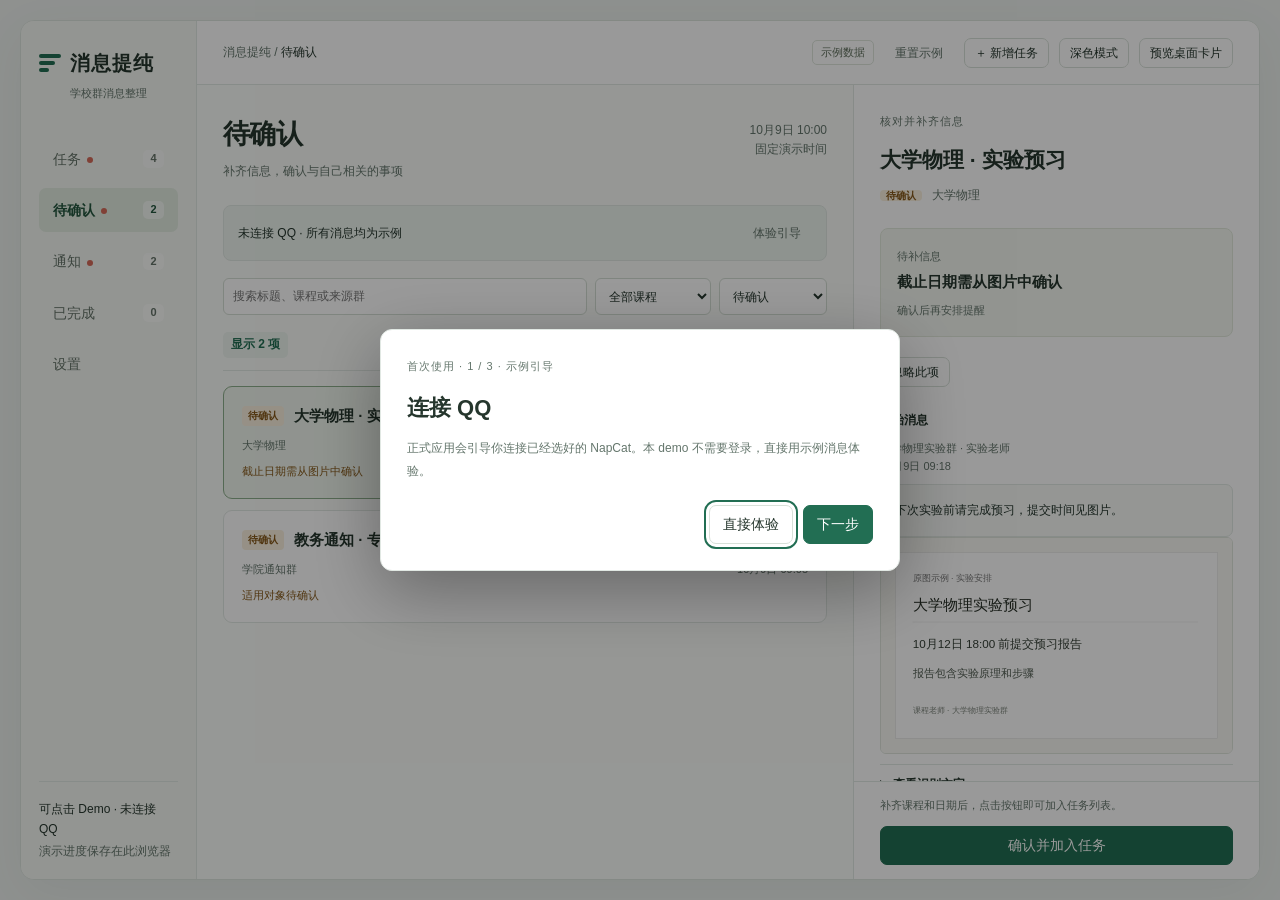
<file: prototype/index.html>
<!doctype html>
<html lang="zh-CN" data-theme="light">
<head>
  <meta charset="utf-8">
  <meta name="viewport" content="width=device-width, initial-scale=1">
  <title>消息提纯 · 可点击 Demo</title>
  <script>
    try { const preference = JSON.parse(localStorage.getItem('message-purify-demo-v2') || '{}').settings?.theme || 'system'; document.documentElement.dataset.theme = preference === 'system' ? (matchMedia('(prefers-color-scheme:dark)').matches ? 'dark' : 'light') : preference; } catch {}
  </script>
  <style>
    :root { color-scheme:light; --ink:#25362d; --muted:#64766c; --line:#e1e8e3; --accent:#226e53; --soft:#edf5ef; --danger:#a34237; --warning:#855819; }
    * { box-sizing:border-box; }
    body { margin:0; background:#edf1ee; color:var(--ink); font:14px/1.6 "Microsoft YaHei", "Segoe UI", sans-serif; }
    button,input,select { font:inherit; }
    button { cursor:pointer; transition:transform .16s ease,background-color .2s ease,border-color .2s ease,box-shadow .2s ease,color .2s ease; }
    button:focus-visible,input:focus-visible,select:focus-visible { outline:2px solid var(--accent); outline-offset:3px; }
    button:active { transform:translateY(1px) scale(.97); }
    [hidden] { display:none!important; }
    h1,h2,h3,p { margin:0; }
    .app { display:grid; grid-template-columns:176px minmax(0,1fr); height:calc(100dvh - 40px); min-height:620px; max-width:1500px; margin:20px auto; width:calc(100% - 40px); border:1px solid #dce4dd; border-radius:14px; background:#fafcf9; overflow:hidden; box-shadow:0 14px 50px #405b4810; }
    .sidebar { padding:26px 18px 18px; border-right:1px solid var(--line); background:#f4f7f2; display:flex; flex-direction:column; }
    .brand { font-size:20px; font-weight:700; letter-spacing:1px; display:flex; align-items:center; gap:9px; }
    .brand-mark { width:22px; height:22px; display:grid; align-content:center; gap:3px; }
    .brand-mark i { display:block; height:4px; border-radius:2px; background:var(--accent); }
    .brand-mark i:nth-child(2) { width:16px; }.brand-mark i:nth-child(3) { width:10px; }
    .brand-caption { color:var(--muted); font-size:11px; margin:6px 0 34px 31px; }
    .nav { display:grid; gap:7px; }
    .nav button { display:flex; align-items:center; justify-content:space-between; width:100%; border:0; background:none; color:#647368; border-radius:7px; padding:11px 14px; text-align:left; }
    .nav button[aria-current="page"] { background:#e2ece1; color:#23563e; font-weight:700; }
    .nav button:hover { background:#e9efe6; }
    .count { font-size:11px; min-width:21px; padding:0 6px; border-radius:5px; text-align:center; background:#fff9; font-weight:600; }
    .sidebar-foot { margin-top:auto; color:var(--muted); border-top:1px solid var(--line); padding-top:18px; font-size:12px; }
    .sidebar-foot b { display:block; color:var(--ink); font-weight:500; margin-bottom:3px; }
    .main { min-width:0; min-height:0; display:grid; grid-template-rows:64px minmax(0,1fr); }
    .topbar { padding:0 26px; display:flex; justify-content:space-between; align-items:center; border-bottom:1px solid var(--line); background:#fff; gap:18px; }
    .breadcrumb { color:var(--muted); font-size:12px; }.breadcrumb strong { color:var(--ink); font-weight:500; }
    .top-actions { display:flex; align-items:center; gap:10px; }
    .demo-badge { padding:3px 8px; border:1px solid #dfe6dd; color:#60705d; border-radius:5px; font-size:11px; white-space:nowrap; }
    .button { border:1px solid #d8e1d9; border-radius:7px; padding:8px 13px; background:#fff; color:var(--ink); line-height:1.5; }
    .button:hover { transform:translateY(-1px); background:#f3f7f1; border-color:#a6b9a8; box-shadow:0 4px 10px #405b4815; }
    .button.primary { background:var(--accent); border-color:var(--accent); color:white; }.button.primary:hover { background:#19563f; }
    .button.small { padding:5px 10px; font-size:12px; }.button.quiet { background:transparent; border-color:transparent; color:var(--muted); }
    .workarea { display:grid; grid-template-columns:minmax(340px,1fr) 406px; min-height:0; }
    .list-pane { padding:28px 26px; overflow:auto; }
    .page-head { display:flex; justify-content:space-between; align-items:flex-start; gap:16px; margin-bottom:24px; }
    h1 { font-size:27px; letter-spacing:-.6px; font-weight:650; }
    .subline { color:var(--muted); font-size:12px; margin-top:6px; }
    .date-stamp { font-size:12px; color:var(--muted); text-align:right; padding-top:8px; white-space:nowrap; }
    .list-summary { display:flex; justify-content:space-between; align-items:center; border-bottom:1px solid var(--line); padding-bottom:12px; margin-bottom:15px; color:var(--muted); font-size:11px; gap:12px; }
    .list-summary b { font-size:12px; color:var(--accent); padding:3px 8px; background:var(--soft); border-radius:5px; }
    .rows { display:grid; gap:11px; }
    .task-row { width:100%; border:1px solid var(--line); background:#fff; border-radius:9px; padding:17px 18px; text-align:left; color:var(--ink); }
    .task-row:hover { transform:translateY(-2px); border-color:#adbbad; box-shadow:0 7px 16px #405b4812; }.task-row.selected { background:#f0f6ee; border-color:#8cae8b; }
    .task-row.overdue { border-left:3px solid #c57b6c; }.task-row.today { border-left:3px solid #c7a057; }
    .row-top { display:flex; gap:10px; align-items:center; margin-bottom:9px; }.row-top h2 { font-size:15px; font-weight:600; flex:1; }
    .tag { font-size:10px; line-height:20px; padding:0 6px; border-radius:4px; font-weight:600; white-space:nowrap; background:#eef1ef; color:#5a6c62; }
    .tag.p0,.tag.overdue { background:#f8eae6; color:var(--danger); }.tag.p1,.tag.pending { background:#faf0de; color:var(--warning); }.tag.p2 { background:#e9f0e8; color:#41663f; }
    .row-meta { display:flex; justify-content:space-between; gap:12px; color:var(--muted); font-size:11px; }.row-meta span:first-child { overflow:hidden; text-overflow:ellipsis; white-space:nowrap; }.row-meta span:last-child { flex-shrink:0; }
    .row-note { color:var(--danger); font-size:11px; margin-top:9px; }.row-note.pending { color:var(--warning); }
    .detail-pane { border-left:1px solid var(--line); background:#fff; min-height:0; display:grid; grid-template-rows:minmax(0,1fr) auto; overflow:hidden; }
    .detail-scroll { min-height:0; overflow:auto; overscroll-behavior:contain; padding:28px 26px; }
    .confirmation-bar { border-top:1px solid var(--line); padding:14px 26px; background:#fff; }
    .confirmation-bar p { color:var(--muted); font-size:11px; line-height:1.8; margin-bottom:10px; }
    .confirmation-bar .button { width:100%; }
    .eyebrow { color:var(--muted); font-size:11px; letter-spacing:1px; margin-bottom:13px; }
    .detail-title { font-size:21px; line-height:1.5; font-weight:650; margin-bottom:11px; }
    .detail-sub { color:var(--muted); font-size:12px; margin-bottom:22px; }
    .detail-actions { display:flex; gap:9px; margin:17px 0 24px; }
    .deadline-box { border-radius:8px; padding:15px 16px; background:#f4f7f1; border:1px solid #e2e9dc; margin:20px 0; }
    .deadline-box.overdue { background:#fdf5f1; border-color:#f1ddd4; }
    .deadline-box b { display:block; font-size:15px; margin:4px 0; }.deadline-box small { color:var(--muted); font-size:11px; }.deadline-box.overdue b { color:var(--danger); }
    .section-label { font-size:12px; font-weight:600; margin:22px 0 10px; }
    .source-meta { font-size:11px; color:var(--muted); margin-bottom:9px; }
    .message { font-size:12px; line-height:1.9; white-space:pre-wrap; background:#f7f9f6; border:1px solid var(--line); border-radius:7px; padding:14px; }
    .source-image { display:block; width:100%; height:auto; margin-top:12px; border:1px solid #dfe5dc; border-radius:6px; }
    .ocr { color:var(--muted); font-size:11px; margin-top:10px; line-height:1.9; }
    details { margin-top:24px; border-top:1px solid var(--line); padding-top:15px; } summary { cursor:pointer; font-size:12px; font-weight:600; }
    .form { margin-top:15px; }.field { display:block; margin-bottom:13px; font-size:11px; color:var(--muted); }
    input,select { display:block; width:100%; border:1px solid #d4ded4; background:white; color:var(--ink); border-radius:6px; min-height:37px; padding:7px 9px; margin-top:5px; font-size:12px; }
    .form-grid { display:grid; grid-template-columns:1fr 1fr; gap:12px; }.hint { color:var(--muted); font-size:11px; margin:-6px 0 14px; line-height:1.8; }
    .check { display:flex; align-items:flex-start; gap:8px; color:var(--ink); font-size:12px; margin-bottom:15px; }.check input { min-height:0; width:15px; margin:3px 0; accent-color:var(--accent); }
    .error { color:var(--danger); font-size:12px; margin-bottom:12px; }
    .empty { text-align:center; color:var(--muted); padding:70px 14px; }.empty h2 { font-size:17px; color:var(--ink); margin-bottom:9px; }.empty p { font-size:12px; }
    .settings-section { border-top:1px solid var(--line); padding:22px 0; }.settings-section h2 { font-size:15px; margin-bottom:10px; }.settings-section p { color:var(--muted); font-size:12px; line-height:2; }
    .desktop { min-height:100dvh; background:#e9eee9; background-image:linear-gradient(#dce3dc55 1px,transparent 1px),linear-gradient(90deg,#dce3dc55 1px,transparent 1px); background-size:44px 44px; }
    .desktop-bar { height:72px; padding:0 32px; display:flex; justify-content:space-between; align-items:center; background:#f8faf6; border-bottom:1px solid #dbe3d9; }
    .desktop-bar h1 { font-size:18px; }.desktop-bar p { color:var(--muted); font-size:11px; margin-top:3px; }
    .widget { position:absolute; left:calc(50% - 380px); top:130px; width:760px; height:460px; min-width:590px; min-height:270px; max-width:calc(100% - 40px); max-height:calc(100dvh - 110px); resize:both; overflow:hidden; border-radius:13px; box-shadow:0 18px 50px #344b3420; border:1px solid #cbd6c9; background:#f7faf5; display:grid; grid-template-rows:37px minmax(0,1fr); }
    .widget-handle { padding:8px 15px; display:flex; justify-content:space-between; align-items:center; cursor:grab; touch-action:none; user-select:none; color:#6b7a66; font-size:10px; border-bottom:1px solid #e1e9dc; }
    .widget-grid { display:grid; grid-template-columns:1fr 1fr; gap:12px; padding:14px; min-height:0; }.widget.only-tasks .widget-grid { grid-template-columns:1fr; }
    .desktop-card { display:flex; flex-direction:column; background:white; border:1px solid #dce5d8; border-radius:9px; overflow:hidden; min-height:0; }
    .desktop-card:hover { transform:translateY(-2px); box-shadow:0 7px 18px #405b4814; }
    .card-heading { display:flex; justify-content:space-between; align-items:center; padding:15px 16px; border-bottom:1px solid #e8eee4; }.card-heading h2 { font-size:15px; }.card-heading span { color:var(--muted); font-size:11px; }
    .card-body { overflow:auto; padding:0 14px; flex:1; }.mini-row { padding:14px 0; border-bottom:1px solid #edf0e9; }.mini-row:hover { transform:translateX(3px); background:#f5f8f3; }.mini-row:last-child { border:0; }
    .mini-open { border:0; padding:0; background:none; text-align:left; display:block; width:100%; color:var(--ink); font-size:12px; font-weight:600; }
    .mini-meta { font-size:10px; color:var(--muted); margin:6px 0 9px; }.mini-foot { display:flex; gap:7px; align-items:center; justify-content:space-between; }
    .mini-row.overdue .mini-open { color:var(--danger); }.mini-row.today .mini-open { color:var(--warning); }
    .desktop-help { position:absolute; bottom:35px; width:100%; text-align:center; font-size:11px; color:var(--muted); }
    .toast { position:fixed; bottom:24px; left:50%; transform:translateX(-50%); padding:10px 19px; background:#284333; color:white; border-radius:8px; box-shadow:0 6px 22px #23382322; z-index:5; font-size:12px; }
    body,.app,.sidebar,.topbar,.detail-pane,.confirmation-bar,.nav button,.count,.demo-badge,.button,.task-row,.tag,.deadline-box,.message,input,select,.desktop,.desktop-bar,.widget,.widget-handle,.desktop-card,.card-heading,.mini-row {
      transition:background-color .32s ease,color .32s ease,border-color .32s ease,box-shadow .32s ease;
    }
    :root[data-theme="dark"] { color-scheme:dark; --ink:#f1f1f1; --muted:#a6a6a6; --line:#2a2a2a; --accent:#8ed3a6; --soft:#1a2a1e; --danger:#ff9f91; --warning:#f2c56d; }
    [data-theme="dark"] body { background:#000; }
    [data-theme="dark"] .app { background:#0b0b0b; border-color:var(--line); box-shadow:0 14px 50px #000; }
    [data-theme="dark"] .sidebar { background:#080808; }
    [data-theme="dark"] .topbar,[data-theme="dark"] .detail-pane,[data-theme="dark"] .confirmation-bar,[data-theme="dark"] .task-row,[data-theme="dark"] .desktop-card { background:#101010; }
    [data-theme="dark"] .nav button { color:var(--muted); }
    [data-theme="dark"] .nav button[aria-current="page"] { background:#1c2b20; color:#b7e2c3; }
    [data-theme="dark"] .nav button:hover { background:#181818; }
    [data-theme="dark"] .count { background:#242424; }
    [data-theme="dark"] .demo-badge { color:#bdbdbd; border-color:#363636; }
    [data-theme="dark"] .button { background:#161616; border-color:#383838; }
    [data-theme="dark"] .button:hover { background:#222; border-color:#5c5c5c; box-shadow:0 4px 10px #0008; }
    [data-theme="dark"] .button.quiet { background:transparent; border-color:transparent; color:var(--muted); }
    [data-theme="dark"] .button.primary { background:var(--accent); color:#173122; border-color:var(--accent); }
    [data-theme="dark"] .button.primary:hover { background:#b0dcbd; }
    [data-theme="dark"] .task-row.selected { background:#18251b; border-color:#5e8c68; }
    [data-theme="dark"] .task-row:hover { border-color:#626262; box-shadow:0 7px 16px #0008; }
    [data-theme="dark"] .task-row.overdue { border-left-color:#b96f63; }
    [data-theme="dark"] .task-row.today { border-left-color:#bf9a5b; }
    [data-theme="dark"] .tag { background:#242424; color:#c8c8c8; }
    [data-theme="dark"] .tag.p0,[data-theme="dark"] .tag.overdue { background:#3b2421; color:var(--danger); }
    [data-theme="dark"] .tag.p1,[data-theme="dark"] .tag.pending { background:#3a311c; color:var(--warning); }
    [data-theme="dark"] .tag.p2 { background:#1d3322; color:#a9d1b0; }
    [data-theme="dark"] .deadline-box { background:#171d18; border-color:#314c37; }
    [data-theme="dark"] .deadline-box.overdue { background:#241515; border-color:#58332e; }
    [data-theme="dark"] .message { background:#0b0b0b; }
    [data-theme="dark"] input,[data-theme="dark"] select { background:#0d0d0d; border-color:#3a3a3a; }
    [data-theme="dark"] .desktop { background-color:#000; background-image:linear-gradient(#1e1e1e22 1px,transparent 1px),linear-gradient(90deg,#1e1e1e22 1px,transparent 1px); }
    [data-theme="dark"] .desktop-bar { background:#080808; border-color:var(--line); }
    [data-theme="dark"] .widget { background:#0c0c0c; border-color:#323232; box-shadow:0 18px 50px #000; }
    [data-theme="dark"] .widget-handle { color:var(--muted); border-color:var(--line); }
    [data-theme="dark"] .desktop-card,[data-theme="dark"] .card-heading,[data-theme="dark"] .mini-row,[data-theme="dark"] .source-image { border-color:var(--line); }
    [data-theme="dark"] .desktop-card:hover { box-shadow:0 7px 18px #0008; }
    [data-theme="dark"] .mini-row:hover { background:#171717; }
    [data-theme="dark"] .toast { background:#d2f2db; color:#06120a; }
    @media(max-width:1160px) { .app { grid-template-columns:154px minmax(0,1fr); }.sidebar { padding-inline:12px; }.workarea { grid-template-columns:minmax(280px,1fr) 350px; }.list-pane,.detail-scroll { padding:24px 20px; }.confirmation-bar { padding-inline:20px; }.topbar { padding-inline:20px; }.row-top h2 { font-size:14px; } }
    @media(max-width:880px) { .app { width:860px; margin:12px; height:calc(100dvh - 24px); }.workarea { grid-template-columns:340px minmax(0,1fr); }.demo-badge { display:none; }.widget { left:20px; }.desktop { min-width:630px; } }
    @media(prefers-reduced-motion:reduce) { * { transition:none!important; } .button:hover,.task-row:hover,.desktop-card:hover,.mini-row:hover { transform:none!important; box-shadow:none!important; } }
    .filters { display:grid; grid-template-columns:minmax(100px,1fr) 116px 108px; gap:8px; margin-bottom:17px; }
    .filters input,.filters select { margin:0; min-width:0; }
    .button,.task-row,.desktop-card,.mini-row { transition:transform .16s ease,background-color .32s ease,color .32s ease,border-color .32s ease,box-shadow .32s ease; }
    .unread-dot { display:inline-block; width:6px; height:6px; border-radius:50%; background:#d56b59; margin-left:6px; vertical-align:middle; flex-shrink:0; }
    .guide-banner,.change-box { border:1px solid var(--line); background:var(--soft); border-radius:8px; padding:12px 14px; margin-bottom:17px; font-size:12px; }
    .guide-banner { display:flex; justify-content:space-between; align-items:center; gap:10px; }
    .change-box p { margin:7px 0; color:var(--muted); font-size:11px; }
    .detail-actions { flex-wrap:wrap; }
    .source-image-button { display:block; width:100%; background:none; border:0; padding:0; }
    .source-image-button .source-image { margin-top:0; }
    .ocr-details { margin-top:10px; padding-top:10px; }
    .setting-row { display:flex; align-items:center; justify-content:space-between; gap:16px; margin:16px 0; }
    .setting-row select { width:145px; margin:0; }
    .setting-row .check { margin:0; }
    dialog { color:var(--ink); background:#fff; border:1px solid var(--line); border-radius:12px; padding:26px; width:min(520px,90vw); max-height:88dvh; overflow:auto; box-shadow:0 20px 70px #0005; }
    dialog::backdrop { background:#0006; }
    dialog h2 { font-size:22px; margin:8px 0 12px; }
    dialog p { color:var(--muted); font-size:12px; line-height:1.9; }
    .modal-actions { display:flex; gap:10px; justify-content:flex-end; margin-top:22px; }
    #image-dialog { width:min(850px,92vw); }
    #image-dialog .source-image { margin:14px 0; }
    .toast { max-width:calc(100vw - 40px); display:flex; align-items:center; gap:16px; }
    .toast button { color:inherit; border:1px solid currentColor; background:transparent; border-radius:5px; padding:3px 9px; white-space:nowrap; }
    .simulation { margin-top:26px; }
    .simulation .detail-actions { margin-bottom:8px; }
    [data-theme="dark"] dialog { background:#101010; }
    [data-motion="reduce"] * { transition:none!important; }
    [data-motion="reduce"] .button:hover,[data-motion="reduce"] .task-row:hover,[data-motion="reduce"] .desktop-card:hover,[data-motion="reduce"] .mini-row:hover { transform:none!important; box-shadow:none!important; }
  </style>
</head>
<body>
  <div class="app" id="app">
    <aside class="sidebar">
      <div class="brand"><span class="brand-mark" aria-hidden="true"><i></i><i></i><i></i></span>消息提纯</div>
      <p class="brand-caption">学校群消息整理</p>
      <nav class="nav" id="nav" aria-label="主导航"></nav>
      <div class="sidebar-foot"><b>可点击 Demo · 未连接 QQ</b><span id="storage-status">演示进度保存在此浏览器</span></div>
    </aside>
    <main class="main">
      <header class="topbar">
        <div class="breadcrumb">消息提纯 <span aria-hidden="true"> / </span> <strong id="breadcrumb">任务</strong></div>
        <div class="top-actions"><span class="demo-badge">示例数据</span><button class="button small quiet" data-action="reset">重置示例</button><button class="button small" data-action="new">＋ 新增任务</button><button class="button small" data-action="theme" aria-label="切换到深色模式">深色模式</button><button class="button small" data-action="desktop">预览桌面卡片</button></div>
      </header>
      <div class="workarea"><section class="list-pane" id="list-pane" aria-label="事项列表"></section><aside class="detail-pane" id="detail-pane" aria-label="事项详情"></aside></div>
    </main>
  </div>
  <section class="desktop" id="desktop" hidden aria-label="桌面卡片预览">
    <header class="desktop-bar"><div><h1>桌面卡片预览</h1><p>浏览器模拟桌面 · 卡片左右排列</p></div><div class="top-actions"><button class="button" data-action="theme" aria-label="切换到深色模式">深色模式</button><button class="button" data-action="back">返回主界面</button></div></header>
    <div class="widget" id="widget"><div class="widget-handle" id="widget-handle"><span>消息提纯</span><span>拖动调整位置 · 右下角调整大小</span></div><div class="widget-grid" id="widget-grid"></div></div>
    <p class="desktop-help">有待确认事项时持续显示，全部处理后隐藏待确认卡片</p>
  </section>
  <div id="toast" class="toast" role="status" hidden></div>
  <dialog id="new-dialog" aria-label="新增任务"></dialog>
  <dialog id="image-dialog" aria-label="查看原图"></dialog>
  <dialog id="guide-dialog" aria-label="首次使用引导"></dialog>
  <dialog id="reminder-dialog" aria-label="提醒通知预览"></dialog>
  <dialog id="course-dialog" aria-label="新增课程或分类"></dialog>
  <script src="app.js"></script>
</body>
</html>
</file>
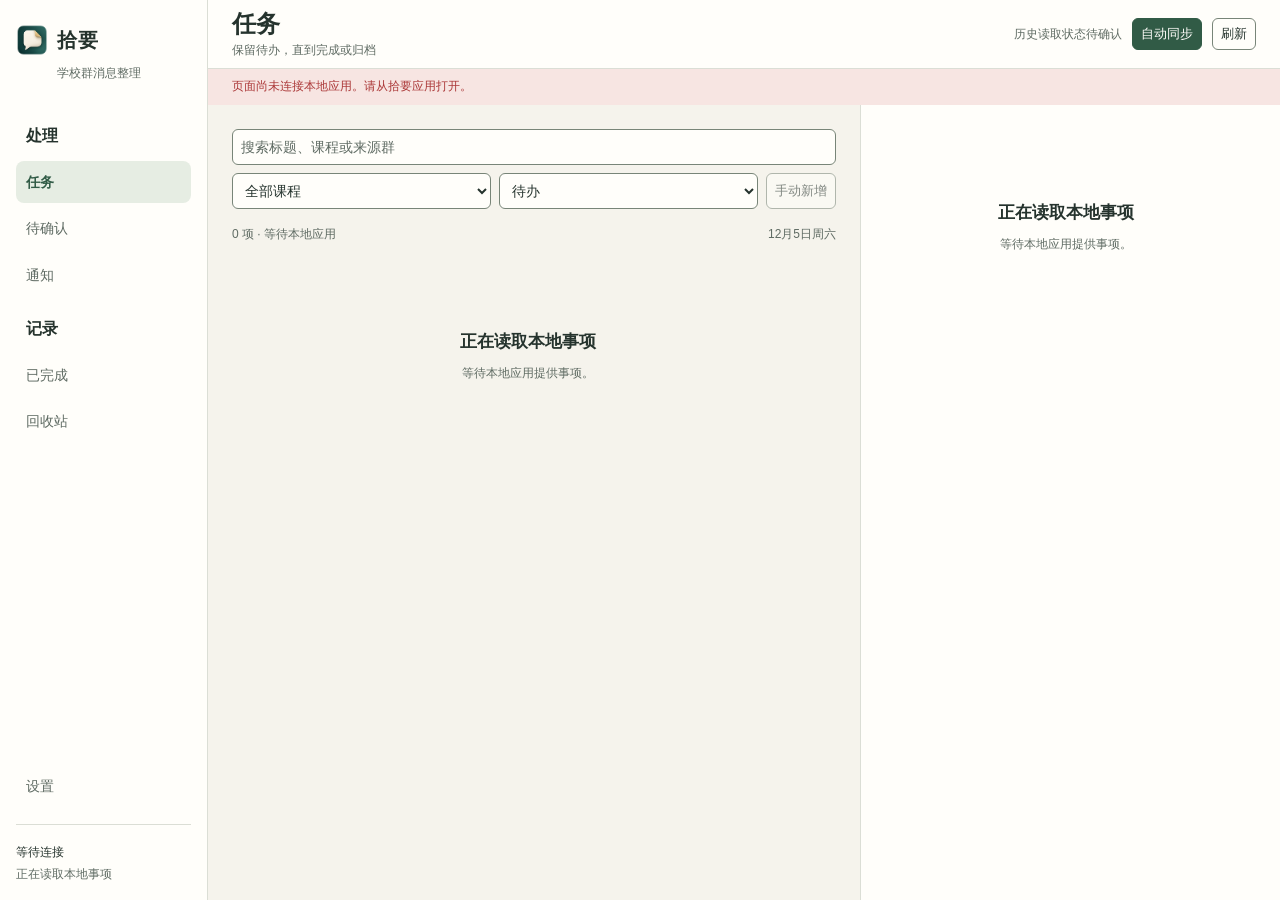
<file: src/MessagePurify.Windows/App/ui/index.html>
<!doctype html>
<html lang="zh-CN">
<head>
  <meta charset="utf-8">
  <meta name="viewport" content="width=device-width,initial-scale=1">
  <meta http-equiv="Content-Security-Policy" content="default-src 'none'; script-src 'self'; style-src 'self'; img-src 'self'; connect-src 'none'; object-src 'none'; base-uri 'none'; form-action 'none'">
  <title>拾要</title>
  <link rel="icon" href="assets/shiyao.ico">
  <link rel="stylesheet" href="app.css">
  <script src="app.js" defer></script>
</head>
<body>
  <div class="app" id="app">
    <aside class="sidebar">
      <div class="brand"><img class="brand-mark" src="assets/shiyao.png" width="32" height="32" alt="" aria-hidden="true"><span class="brand-name">拾要</span></div>
      <p class="brand-caption">学校群消息整理</p>
      <nav class="nav" id="nav" aria-label="主导航"></nav>
      <div class="sidebar-foot"><b id="connection-status">等待连接</b><span id="receiving-status">正在读取本地事项</span></div>
    </aside>
    <main class="main">
      <header class="topbar">
        <div class="page-heading"><h1 id="page-title">任务</h1><p class="subline" id="page-subline">正在读取本地事项</p></div>
        <div class="top-actions"><button class="connection-badge" id="history-status" data-action="sync-details" title="查看同步详情">等待同步</button><button class="button primary small" data-action="sync-now">自动同步</button><button class="button small" data-action="refresh">刷新</button></div>
      </header>
      <p class="error global-error" id="host-error" role="alert" hidden></p>
      <div class="workarea">
        <section class="list-pane" id="list-pane" aria-label="事项列表">
          <div class="filters" id="filters">
            <input id="search" type="search" aria-label="搜索事项" placeholder="搜索标题、课程或来源群">
            <select id="course-filter" aria-label="按课程筛选"><option value="">全部课程</option></select>
            <select id="state-filter" aria-label="按状态筛选"><option value="active">待办</option></select>
            <button class="button small" data-action="new-task" disabled>手动新增</button>
          </div>
          <div class="list-summary"><span id="list-summary"></span><span class="date-stamp" id="date-stamp"></span></div>
          <section id="batch-review" class="batch-review" aria-label="批量审核" hidden>
            <div class="batch-actions"><label class="batch-check"><input type="checkbox" id="batch-select-all">全选当前列表</label><span id="batch-count">已选 0 项</span><button class="button small" data-action="batch-ignore" disabled>批量忽略</button><button class="button primary small" data-action="batch-accept" disabled>批量加入任务</button></div>
            <div class="batch-options" hidden><label>统一日期（可选）<input type="date" id="batch-date" aria-label="批量任务统一日期"></label><label class="batch-check"><input type="checkbox" id="batch-use-suggestions">使用各项建议日期</label><p class="subline">没有日期或需要单独核对的条目会保留。忽略后可在回收站撤销。</p></div>
            <p id="batch-result" class="subline" role="status" hidden></p>
          </section>
          <div class="rows" id="rows"></div>
          <div id="settings-panel" hidden></div>
        </section>
        <aside class="detail-pane" id="detail-pane" aria-label="事项详情">
          <div class="detail-scroll"><div class="empty"><h2>正在读取</h2><p>等待本地应用提供事项。</p></div></div>
          <div class="confirmation-bar" hidden></div>
        </aside>
      </div>
    </main>
  </div>
  <div class="toast" id="toast" role="status" hidden></div>
</body>
</html>
</file>
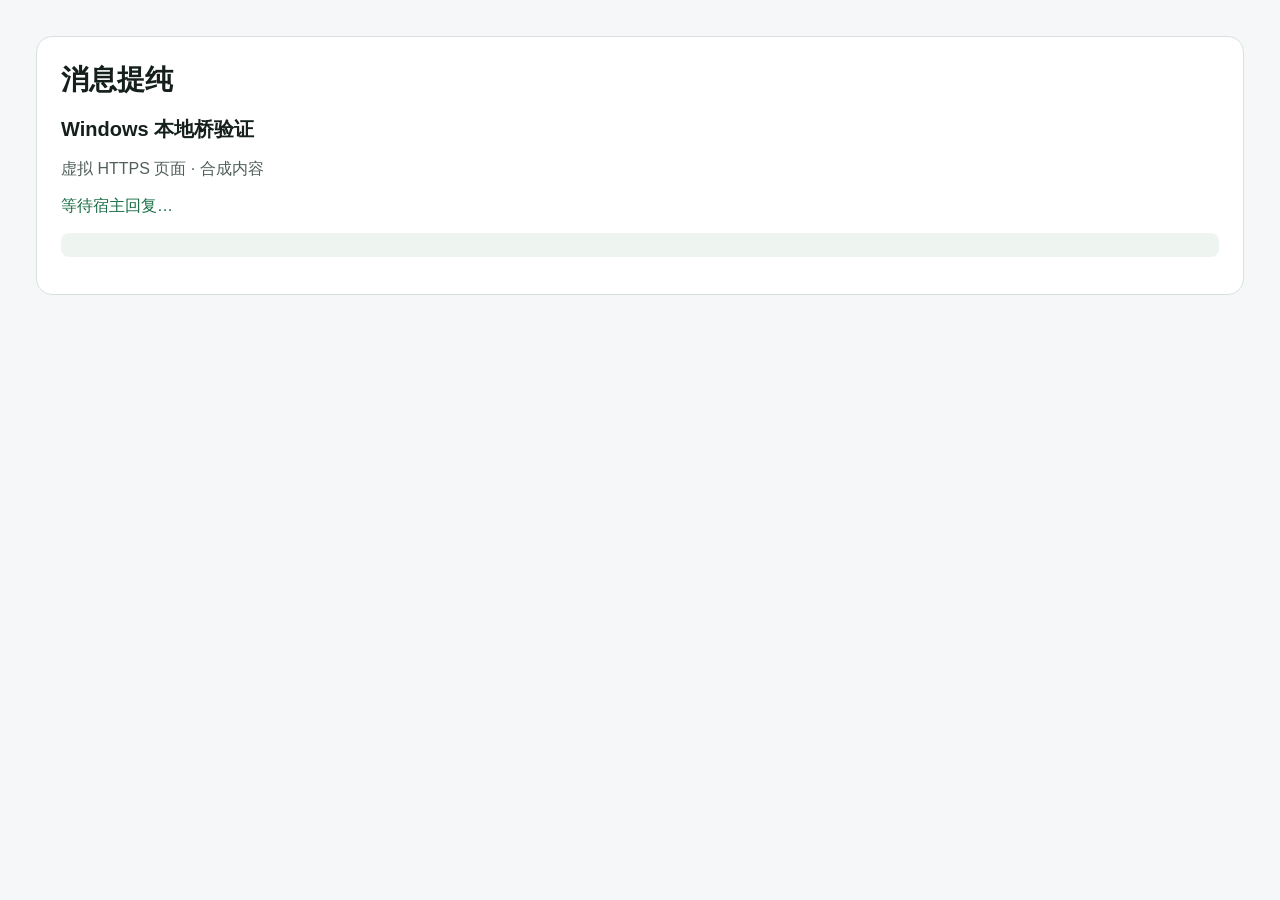
<file: src/MessagePurify.Windows/IntegrationProbe/ui/index.html>
<!doctype html>
<html lang="zh-CN">
<head>
  <meta charset="utf-8">
  <meta http-equiv="Content-Security-Policy" content="default-src 'none'; script-src 'self'; style-src 'self'">
  <meta name="viewport" content="width=device-width, initial-scale=1">
  <title>消息提纯：桥验证</title>
  <link rel="stylesheet" href="probe.css">
</head>
<body>
  <main>
    <h1>消息提纯</h1>
    <h2>Windows 本地桥验证</h2>
    <p>虚拟 HTTPS 页面 · 合成内容</p>
    <p id="status">等待宿主回复…</p>
    <pre id="literal"></pre>
  </main>
  <script src="probe.js"></script>
</body>
</html>
</file>
<file: src/MessagePurify.Windows/App/ui/app.css>
:root {
  color-scheme: light;
  --paper: #F5F3EC;
  --paper-raised: #FFFEFA;
  --ink: #25332D;
  --muted: #5F6B63;
  --moss: #315B46;
  --on-accent: #FFFEFA;
  --accent-hover: #274A39;
  --accent-active: #1F3D2E;
  --brass: #7B5E2C;
  --line-soft: #DBDED5;
  --border-control: #788578;
  --selected-bg: #E6EDE3;
  --danger: #AB3838;
  --danger-bg: #F7E5E2;
  --warning: #815A14;
  --warning-bg: #F8ECD6;
  --focus-ring: #315B46;
  --line: var(--line-soft);
  --accent: var(--moss);
  --soft: var(--selected-bg);
  --shadow-soft: rgb(37 51 45 / 8%);
  --shadow-hover: rgb(37 51 45 / 12%);
}
* { box-sizing: border-box; }
body { margin: 0; background: var(--paper); color: var(--ink); font: 14px/1.6 "Microsoft YaHei UI", "Segoe UI", sans-serif; }
button, input, select { font: inherit; }
button { cursor: pointer; }
button:focus-visible, input:focus-visible, select:focus-visible { outline: 2px solid var(--focus-ring); outline-offset: 3px; }
button:active { transform: translateY(1px) scale(.97); }
button:disabled { cursor: default; opacity: .55; transform: none !important; }
[hidden] { display: none !important; }
h1, h2, h3, p { margin: 0; }
.app { display: grid; grid-template-columns: 208px minmax(0, 1fr); height: 100dvh; width: 100%; background: var(--paper); overflow: hidden; }
.sidebar { min-height: 0; padding: 24px 16px 16px; border-right: 1px solid var(--line-soft); background: var(--paper-raised); display: flex; flex-direction: column; }
.brand { display: flex; align-items: center; gap: 9px; font-size: 20px; font-weight: 700; letter-spacing: 1px; }
.brand-mark { width: 32px; height: 32px; flex-shrink: 0; object-fit: contain; }
.brand-name { line-height: 1.2; }
.brand-caption { color: var(--muted); font-size: 12px; margin: 8px 0 24px 41px; }
.nav { display: flex; flex: 1; min-height: 0; flex-direction: column; gap: 4px; }
.nav button { display: flex; align-items: center; justify-content: space-between; width: 100%; gap: 6px; border: 0; background: transparent; color: var(--muted); border-radius: 8px; padding: 10px; text-align: left; }
.nav button > span:first-child { display: inline-flex; align-items: center; white-space: nowrap; }
.nav button[aria-current="page"] { background: var(--selected-bg); color: var(--moss); font-weight: 700; }
.nav button:hover { background: var(--selected-bg); }
.count { min-width: 24px; text-align: right; color: var(--muted); font-size: 12px; font-variant-numeric: tabular-nums; white-space: nowrap; }
.sidebar-foot { margin-top: auto; color: var(--muted); border-top: 1px solid var(--line-soft); padding-top: 18px; font-size: 12px; }
.sidebar-foot b { display: block; color: var(--ink); font-weight: 500; margin-bottom: 3px; }
.main { min-width: 0; min-height: 0; display: flex; flex-direction: column; }
.topbar { min-height: 64px; padding: 8px 24px; display: flex; justify-content: space-between; align-items: center; border-bottom: 1px solid var(--line-soft); background: var(--paper-raised); gap: 16px; flex-shrink: 0; }
.top-actions { display: flex; align-items: center; gap: 10px; }
.connection-badge { padding: 4px 0; border: 0; background: transparent; color: var(--muted); font-size: 12px; max-width: 200px; text-align: right; line-height: 1.6; }
.button { border: 1px solid var(--border-control); border-radius: 6px; min-height: 36px; padding: 6px 12px; background: var(--paper-raised); color: var(--ink); line-height: 1.5; white-space: nowrap; }
.button:hover { transform: translateY(-1px); background: var(--selected-bg); border-color: var(--moss); box-shadow: 0 4px 10px var(--shadow-soft); }
.button:active { background: var(--accent-active); border-color: var(--accent-active); color: var(--on-accent); }
.button.primary { background: var(--moss); border-color: var(--moss); color: var(--on-accent); }
.button.primary:hover { background: var(--accent-hover); border-color: var(--accent-hover); }
.button.primary:active { background: var(--accent-active); border-color: var(--accent-active); }
.button.small { min-height: 32px; padding: 4px 8px; font-size: 13px; }
.button.quiet { background: transparent; border-color: transparent; color: var(--muted); }
.workarea { display: grid; grid-template-columns: minmax(0, 1fr) 420px; min-height: 0; flex: 1; }
.list-pane { min-width: 0; min-height: 0; padding: 24px 24px 0; overflow: hidden; background: var(--paper); display: flex; flex-direction: column; }
.page-head { display: flex; justify-content: space-between; align-items: flex-start; gap: 16px; margin-bottom: 24px; }
h1 { font-size: 24px; line-height: 1.3; font-weight: 650; }
.subline { color: var(--muted); font-size: 12px; margin-top: 6px; }
.date-stamp { font-size: 12px; color: var(--muted); white-space: nowrap; font-variant-numeric: tabular-nums; }
.page-head-actions { display: grid; justify-items: end; gap: 9px; }
.manual-source { margin-left: 7px; color: var(--muted); }
.filters { display: grid; grid-template-columns: minmax(0, 1fr) minmax(0, 1fr) auto; gap: 8px; margin-bottom: 16px; flex-shrink: 0; }
.filters input, .filters select { margin: 0; min-width: 0; }
.list-summary { display: flex; justify-content: space-between; align-items: center; padding-bottom: 12px; color: var(--muted); font-size: 12px; gap: 12px; flex-shrink: 0; }
.list-summary b { font-size: 12px; color: var(--moss); padding: 3px 8px; background: var(--selected-bg); border-radius: 5px; }
.rows { display: flex; flex: 1; min-height: 0; flex-direction: column; gap: 4px; overflow: auto; overscroll-behavior: contain; padding: 2px 4px 24px 2px; scrollbar-gutter: stable; }
.task-row { width: 100%; flex-shrink: 0; border: 1px solid transparent; border-bottom-color: var(--line-soft); background: transparent; border-radius: 8px; padding: 16px 12px; text-align: left; color: var(--ink); }
.task-row:hover { transform: translateY(-1px); background: var(--paper-raised); box-shadow: 0 2px 6px var(--shadow-soft); }
.task-row.selected { background: var(--selected-bg); border-color: transparent; }
.task-row.overdue { border-bottom-color: var(--danger); }
.task-row.today { border-bottom-color: var(--brass); }
.row-top { display: flex; gap: 8px; align-items: flex-start; margin-bottom: 8px; }
.row-top h2 { font-size: 16px; font-weight: 600; flex: 1; min-width: 0; overflow-wrap: anywhere; display: -webkit-box; -webkit-box-orient: vertical; -webkit-line-clamp: 2; overflow: hidden; }
.tag { font-size: 12px; line-height: 20px; padding: 0 6px; border-radius: 4px; font-weight: 600; white-space: nowrap; background: var(--selected-bg); color: var(--muted); }
.tag.p0, .tag.overdue { background: var(--danger-bg); color: var(--danger); }
.tag.p1, .tag.pending { background: var(--warning-bg); color: var(--warning); }
.tag.p2 { background: var(--selected-bg); color: var(--moss); }
.row-meta { display: flex; flex-wrap: wrap; justify-content: space-between; gap: 4px 12px; color: var(--muted); font-size: 12px; }
.row-meta span:first-child { min-width: 0; max-width: 100%; overflow: hidden; text-overflow: ellipsis; white-space: nowrap; }
.row-meta span:last-child { margin-left: auto; font-variant-numeric: tabular-nums; }
.row-note { color: var(--warning); font-size: 12px; margin-top: 8px; overflow-wrap: anywhere; }
.unread-dot { display: inline-block; width: 6px; height: 6px; border-radius: 50%; background: var(--danger); margin-left: 6px; vertical-align: middle; flex-shrink: 0; }
.change-badge { display: inline-block; margin-left: 8px; border: 1px solid var(--line-soft); border-radius: 4px; padding: 1px 6px; background: var(--selected-bg); color: var(--moss); font-size: 12px; font-weight: 500; vertical-align: middle; }
.detail-change-label { margin: 0 0 12px; }
.change-history .section-label span { margin-left: 8px; color: var(--muted); font-size: 12px; font-weight: 400; }
.history-list { list-style: none; padding: 0; }
.history-entry { border: 1px solid var(--line-soft); border-radius: 8px; padding: 12px; margin-bottom: 10px; }
.history-heading { display: flex; justify-content: space-between; align-items: flex-start; flex-wrap: wrap; gap: 6px 12px; font-size: 12px; overflow-wrap: anywhere; }
.history-heading time { color: var(--muted); font-size: 12px; }
.history-fields { margin-top: 12px; font-size: 12px; }
.history-fields dt { color: var(--muted); margin: 9px 0 4px; }
.history-fields dd { display: flex; flex-wrap: wrap; gap: 5px 8px; overflow-wrap: anywhere; }
.history-fields dd > span:not(.history-arrow), .history-fields strong { min-width: 0; max-width: 100%; }
.history-fields strong { font-weight: 500; }
.history-arrow { color: var(--muted); }
.history-evidence { margin-top: 12px; border-top: 1px solid var(--line-soft); padding-top: 10px; }
.history-evidence .hint { margin-bottom: 0; }
.pending-changes .button { margin-top: 10px; }
.batch-review { border-bottom: 1px solid var(--line-soft); padding: 0 0 12px; margin-bottom: 8px; flex-shrink: 0; max-height: 45%; overflow: auto; }
.batch-actions, .batch-options { display: flex; align-items: center; flex-wrap: wrap; gap: 8px 12px; }
.batch-actions { justify-content: flex-start; }
.batch-actions > span { color: var(--muted); font-size: 12px; }
.batch-options { margin-top: 12px; font-size: 12px; }
.batch-options input[type=date] { display: block; margin-top: 4px; padding: 5px 8px; }
.batch-check { display: inline-flex; align-items: center; gap: 6px; font-size: 12px; cursor: pointer; }
.batch-check input { width: 17px; height: 17px; margin: 0; padding: 0; accent-color: var(--moss); flex-shrink: 0; }
.batch-row { display: flex; flex-shrink: 0; align-items: center; gap: 8px; min-width: 0; }
.batch-row .task-row { flex: 1; min-width: 0; }
#batch-result { overflow-wrap: anywhere; }
.detail-pane { border-left: 1px solid var(--line-soft); background: var(--paper-raised); min-height: 0; display: grid; grid-template-rows: minmax(0, 1fr) auto; overflow: hidden; }
.detail-scroll { min-height: 0; overflow: auto; overscroll-behavior: contain; padding: 24px; scrollbar-gutter: stable; }
.confirmation-bar { border-top: 1px solid var(--line-soft); padding: 12px 24px; background: var(--paper-raised); }
.confirmation-bar p { color: var(--muted); font-size: 12px; line-height: 1.6; margin-bottom: 8px; }
.confirmation-bar .button { min-height: 40px; }
.detail-title { font-size: 20px; line-height: 1.5; font-weight: 650; margin-bottom: 12px; overflow-wrap: anywhere; }
.detail-sub { color: var(--muted); font-size: 12px; margin-bottom: 16px; overflow-wrap: anywhere; }
.detail-actions { display: flex; flex-wrap: wrap; gap: 9px; margin: 17px 0 24px; }
.deadline-box { border-radius: 8px; padding: 15px 16px; background: var(--selected-bg); border: 1px solid var(--line-soft); margin: 20px 0; }
.deadline-box.overdue { background: var(--danger-bg); border-color: var(--danger); }
.deadline-box b { display: block; font-size: 15px; margin: 4px 0; }
.deadline-box small { color: var(--muted); font-size: 12px; }
.deadline-box.overdue b { color: var(--danger); }
.section-label { font-size: 14px; font-weight: 600; margin: 24px 0 12px; }
.source-meta { font-size: 12px; color: var(--muted); margin: 12px 0 9px; overflow-wrap: anywhere; }
.message { font-size: 14px; line-height: 1.6; white-space: pre-wrap; overflow-wrap: anywhere; padding: 0; }
.image-placeholder { margin-top: 10px; padding: 12px; border: 1px dashed var(--line-soft); color: var(--muted); font-size: 12px; }
.form { margin-top: 15px; }
.field { display: block; margin-bottom: 16px; font-size: 14px; color: var(--muted); }
input, select { display: block; width: 100%; min-width: 0; border: 1px solid var(--border-control); background: var(--paper-raised); color: var(--ink); border-radius: 6px; min-height: 36px; padding: 6px 8px; margin-top: 8px; font-size: 14px; caret-color: var(--moss); }
.form-grid { display: grid; grid-template-columns: 1fr 1fr; gap: 12px; }
.hint { color: var(--muted); font-size: 13px; line-height: 1.6; margin-bottom: 16px; }
.error { color: var(--danger); font-size: 12px; margin-bottom: 12px; overflow-wrap: anywhere; }
.merge-field { margin: 14px 0; padding: 13px; border: 1px solid var(--line-soft); border-radius: 8px; }
.merge-field h3 { display: flex; justify-content: space-between; gap: 10px; font-size: 12px; }
.merge-field h3 span { color: var(--warning); font-size: 12px; }
.merge-field dl { display: grid; grid-template-columns: 65px minmax(0, 1fr); gap: 7px 9px; margin: 12px 0; font-size: 12px; line-height: 1.6; }
.merge-field dt { color: var(--muted); }
.merge-field dd { margin: 0; overflow-wrap: anywhere; }
.split-evidence { border: 1px solid var(--line-soft); border-radius: 8px; padding: 13px; margin: 18px 0; }
.split-evidence legend { font-size: 12px; padding: 0 6px; }
.evidence-choice { display: flex; gap: 9px; margin: 12px 0; font-size: 12px; line-height: 1.7; }
.evidence-choice input { width: 16px; min-height: 16px; margin: 3px 0 0; flex-shrink: 0; }
.evidence-choice small { display: block; color: var(--muted); white-space: pre-wrap; max-height: 120px; overflow: auto; overflow-wrap: anywhere; }
.related-items, .merged-sources { border-top: 1px solid var(--line-soft); padding-top: 18px; margin-top: 18px; }
.related-items .button, .merged-sources > .button { display: block; margin: 8px 0; max-width: 100%; text-align: left; overflow-wrap: anywhere; }
.merged-source-detail { border: 1px solid var(--line-soft); border-radius: 8px; padding: 12px; margin-top: 15px; }
.merged-source-detail > h3 { font-size: 13px; }
.empty { text-align: center; color: var(--muted); padding: 70px 14px; }
.empty h2 { font-size: 17px; color: var(--ink); margin-bottom: 9px; }
.empty p { font-size: 12px; }
.settings-section { padding: 24px 0; border-bottom: 1px solid var(--line-soft); }
.settings-section h2 { font-size: 20px; margin-bottom: 16px; }
.settings-section p { color: var(--muted); font-size: 14px; line-height: 1.6; max-width: 72ch; overflow-wrap: anywhere; }
.setting-row { display: flex; align-items: center; justify-content: space-between; gap: 16px; margin: 16px 0; }
.setting-row select { width: 145px; margin: 0; }
.backup-preview { margin-top: 16px; padding: 16px; border: 1px solid var(--line-soft); border-radius: 8px; background: var(--selected-bg); }
.backup-preview h3 { font-size: 13px; margin-bottom: 8px; }
.backup-section #backup-result { overflow-wrap: anywhere; }
.backup-section .error { color: var(--danger); }
.backup-preview .detail-actions { margin-bottom: 0; }
.group-setting { margin-top: 16px; padding: 16px 0; border-top: 1px solid var(--line-soft); }
.group-setting h3 { font-size: 13px; }
.group-setting .detail-actions { margin-bottom: 0; }
.change-box { border: 1px solid var(--line-soft); background: var(--selected-bg); border-radius: 8px; padding: 12px 14px; margin-bottom: 17px; font-size: 12px; }
.change-box p { margin-top: 7px; color: var(--muted); font-size: 12px; }
.toast { position: fixed; bottom: 24px; left: 50%; transform: translateX(-50%); padding: 10px 19px; background: var(--moss); color: var(--on-accent); border-radius: 8px; box-shadow: 0 6px 22px var(--shadow-hover); z-index: 5; font-size: 12px; max-width: calc(100vw - 40px); }
body, .app, .sidebar, .topbar, .detail-pane, .confirmation-bar, .nav button, .count, .connection-badge, .tag, .deadline-box, .message, input, select { transition: background-color .32s ease, color .32s ease, border-color .32s ease, box-shadow .32s ease; }
.button, .task-row { transition: transform .16s ease, background-color .16s ease, color .32s ease, border-color .32s ease, box-shadow .32s ease; }
:root[data-theme="dark"] {
  color-scheme: dark;
  --paper: #000000;
  --paper-raised: #171D19;
  --ink: #EAECE3;
  --muted: #A7B0A4;
  --moss: #A5C8AC;
  --on-accent: #14281B;
  --accent-hover: #B6D5BA;
  --accent-active: #93B89A;
  --brass: #D1B775;
  --line-soft: #2E3931;
  --border-control: #718575;
  --selected-bg: #24382B;
  --danger: #EF9990;
  --danger-bg: #482420;
  --warning: #E0BC74;
  --warning-bg: #433719;
  --focus-ring: #A5C8AC;
  --shadow-soft: rgb(0 0 0 / 24%);
  --shadow-hover: rgb(0 0 0 / 34%);
}
.nav-group { color: var(--ink); font-size: 16px; font-weight: 700; padding: 16px 10px 8px; }
.nav [data-page="settings"] { margin-top: auto; margin-bottom: 16px; }
.page-heading { min-width: 0; }
.page-heading .subline { margin: 2px 0 0; font-size: 12px; }
.top-actions { flex-shrink: 0; }
.connection-badge[data-state="warning"] { color: var(--warning); }
.connection-badge[data-state="error"] { color: var(--danger); }
.global-error { padding: 8px 24px; margin: 0; background: var(--danger-bg); max-height: 112px; overflow: auto; flex-shrink: 0; }
#search { grid-column: 1 / -1; }
.batch-options .subline { width: 100%; margin: 0; }
.batch-check { font-size: 12px; }
.source-evidence { padding: 12px 0 16px; border-bottom: 1px solid var(--line-soft); }
.source-evidence .source-meta { margin-top: 0; font-size: 12px; }
.message.collapsed { display: -webkit-box; -webkit-line-clamp: 6; -webkit-box-orient: vertical; overflow: hidden; }
.source-toggle { margin-top: 8px; }
.detail-actions:empty { display: none; }
.detail-status { display: inline-block; margin-right: 8px; color: var(--moss); font-weight: 600; }
.confirmation-actions { display: flex; flex-wrap: wrap; gap: 8px; }
.confirmation-actions .primary, .confirmation-bar > .primary { flex: 1; width: 100%; }
.confirmation-actions .primary:not(:only-child) { flex-basis: 100%; }
.confirmation-bar .hint { margin-bottom: 8px; }
.confirmation-bar .detail-actions { margin: 0; }
.form-error { scroll-margin-block: 16px; }
.structure-actions { border-top: 1px solid var(--line-soft); padding-top: 16px; }
.empty { line-height: 1.6; }
.empty .button { margin-top: 16px; }
.workarea.settings-mode { grid-template-columns: minmax(0, 1fr); }
.settings-mode #detail-pane { display: none; }
.settings-mode .list-pane { padding: 0; }
.settings-mode .list-summary { display: none; }
#settings-panel { min-height: 0; flex: 1; overflow: auto; overscroll-behavior: contain; padding: 0 24px 32px; }
.settings-nav { position: sticky; top: 0; z-index: 1; display: flex; flex-wrap: wrap; gap: 8px; padding: 16px 0; background: var(--paper); border-bottom: 1px solid var(--line-soft); }
.settings-nav .button[aria-current="true"] { background: var(--selected-bg); color: var(--moss); border-color: var(--moss); }
.settings-group { max-width: 1000px; margin-inline: auto; padding-top: 24px; }
.settings-group > h2 { font-size: 20px; scroll-margin-top: 84px; }
.settings-group .settings-section { max-width: 760px; }
.settings-group .settings-section h3 { font-size: 16px; margin-bottom: 12px; }
.settings-group .settings-section h3 + p { margin-bottom: 12px; }
.settings-nav { max-width: 1000px; margin-inline: auto; }
.setting-row { max-width: 620px; }
.setting-row label { color: var(--ink); }
.related-items .button { white-space: normal; }
::selection { color: var(--ink); background: var(--selected-bg); }
::placeholder { color: var(--muted); opacity: 1; }
* { scrollbar-width: thin; scrollbar-color: var(--border-control) transparent; }
:focus-visible { outline: 2px solid var(--focus-ring); outline-offset: 3px; }
@media (min-width: 1500px) {
  .filters { grid-template-columns: minmax(160px, 1fr) 120px 110px auto; }
  #search { grid-column: auto; }
}
@media (max-width: 1199px) {
  .app { grid-template-columns: 168px minmax(0, 1fr); }
  .sidebar { padding-inline: 12px; }
  .brand-caption { margin-left: 0; }
  .workarea { grid-template-columns: minmax(0, 1fr) 360px; }
  .list-pane, .detail-scroll { padding: 20px 20px 0; }
  .detail-scroll { padding-bottom: 24px; }
  .confirmation-bar, .topbar { padding-inline: 20px; }
  .page-heading .subline { max-width: 250px; white-space: nowrap; text-overflow: ellipsis; overflow: hidden; }
  .connection-badge { max-width: 145px; }
  .merge-field dl { display: block; }
  .merge-field dd { margin: 4px 0 12px; }
}
@media (max-height: 660px) {
  .sidebar { padding-top: 16px; }
  .brand-caption { margin-bottom: 8px; }
  .nav-group { padding-top: 8px; }
  .nav button { padding-block: 8px; }
  .sidebar-foot { padding-top: 8px; }
  .confirmation-bar { padding-block: 8px; }
}
@media (prefers-reduced-motion: reduce) { * { transition: none !important; } .button:hover, .task-row:hover { transform: none !important; box-shadow: none !important; } }
[data-motion="reduce"] * { transition: none !important; }
[data-motion="reduce"] .button:hover, [data-motion="reduce"] .task-row:hover { transform: none !important; box-shadow: none !important; }
:root:not([data-ready]) * { transition: none !important; }
.transparency-control { display: flex; align-items: center; gap: 10px; }
.transparency-control input[type="range"] { width: 150px; padding: 0; border: 0; background: transparent; accent-color: var(--moss); cursor: pointer; }
.transparency-control output { min-width: 40px; text-align: right; font-variant-numeric: tabular-nums; color: var(--muted); }
</file>
<file: src/MessagePurify.Windows/IntegrationProbe/ui/probe.css>
html { font-family: 'Segoe UI', 'Microsoft YaHei', sans-serif; background: #f6f7f8; color: #15201c; }
body { margin: 0; }
main { margin: 36px; padding: 24px; border: 1px solid #d8e1dd; border-radius: 16px; background: white; }
h1 { margin: 0 0 16px; font-size: 28px; }
h2 { font-size: 20px; font-weight: 600; }
p { color: #506059; }
#status { color: #176c45; }
pre { padding: 12px; background: #eef5f1; border-radius: 8px; }
</file>
